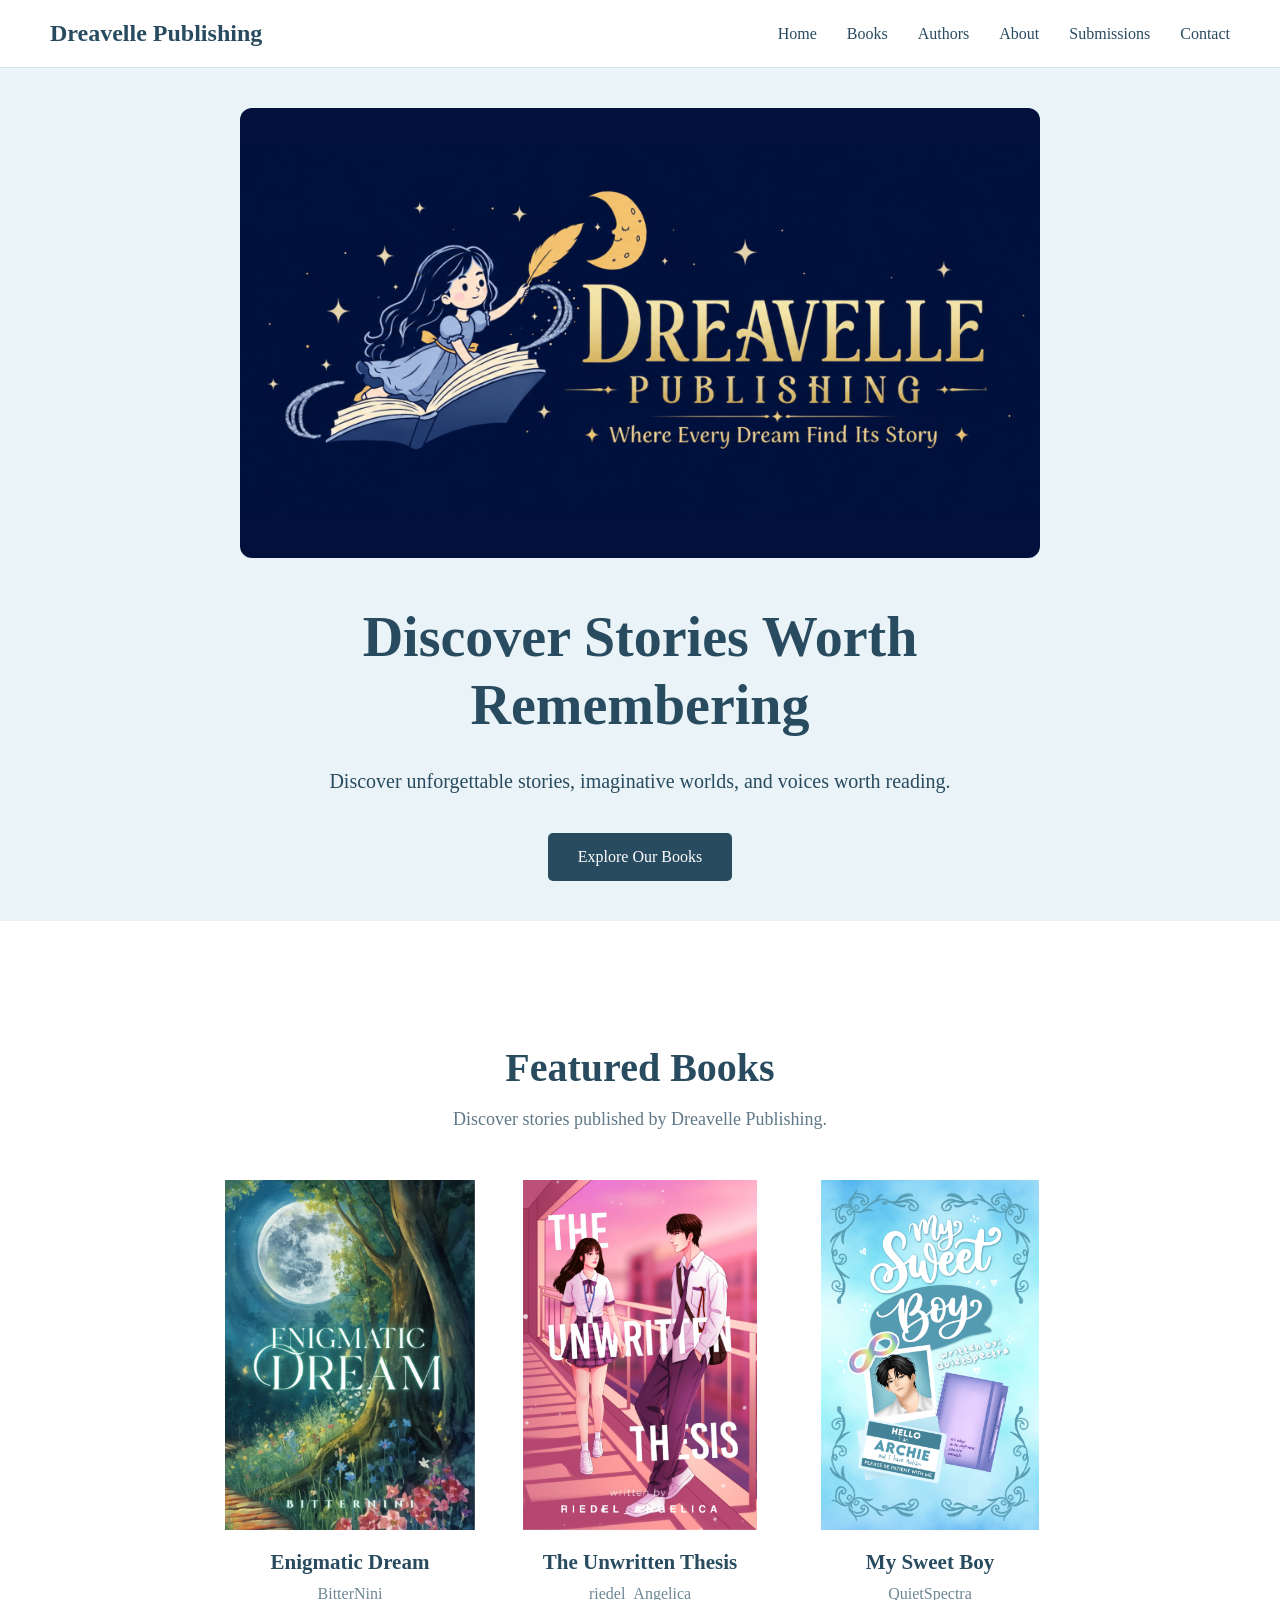
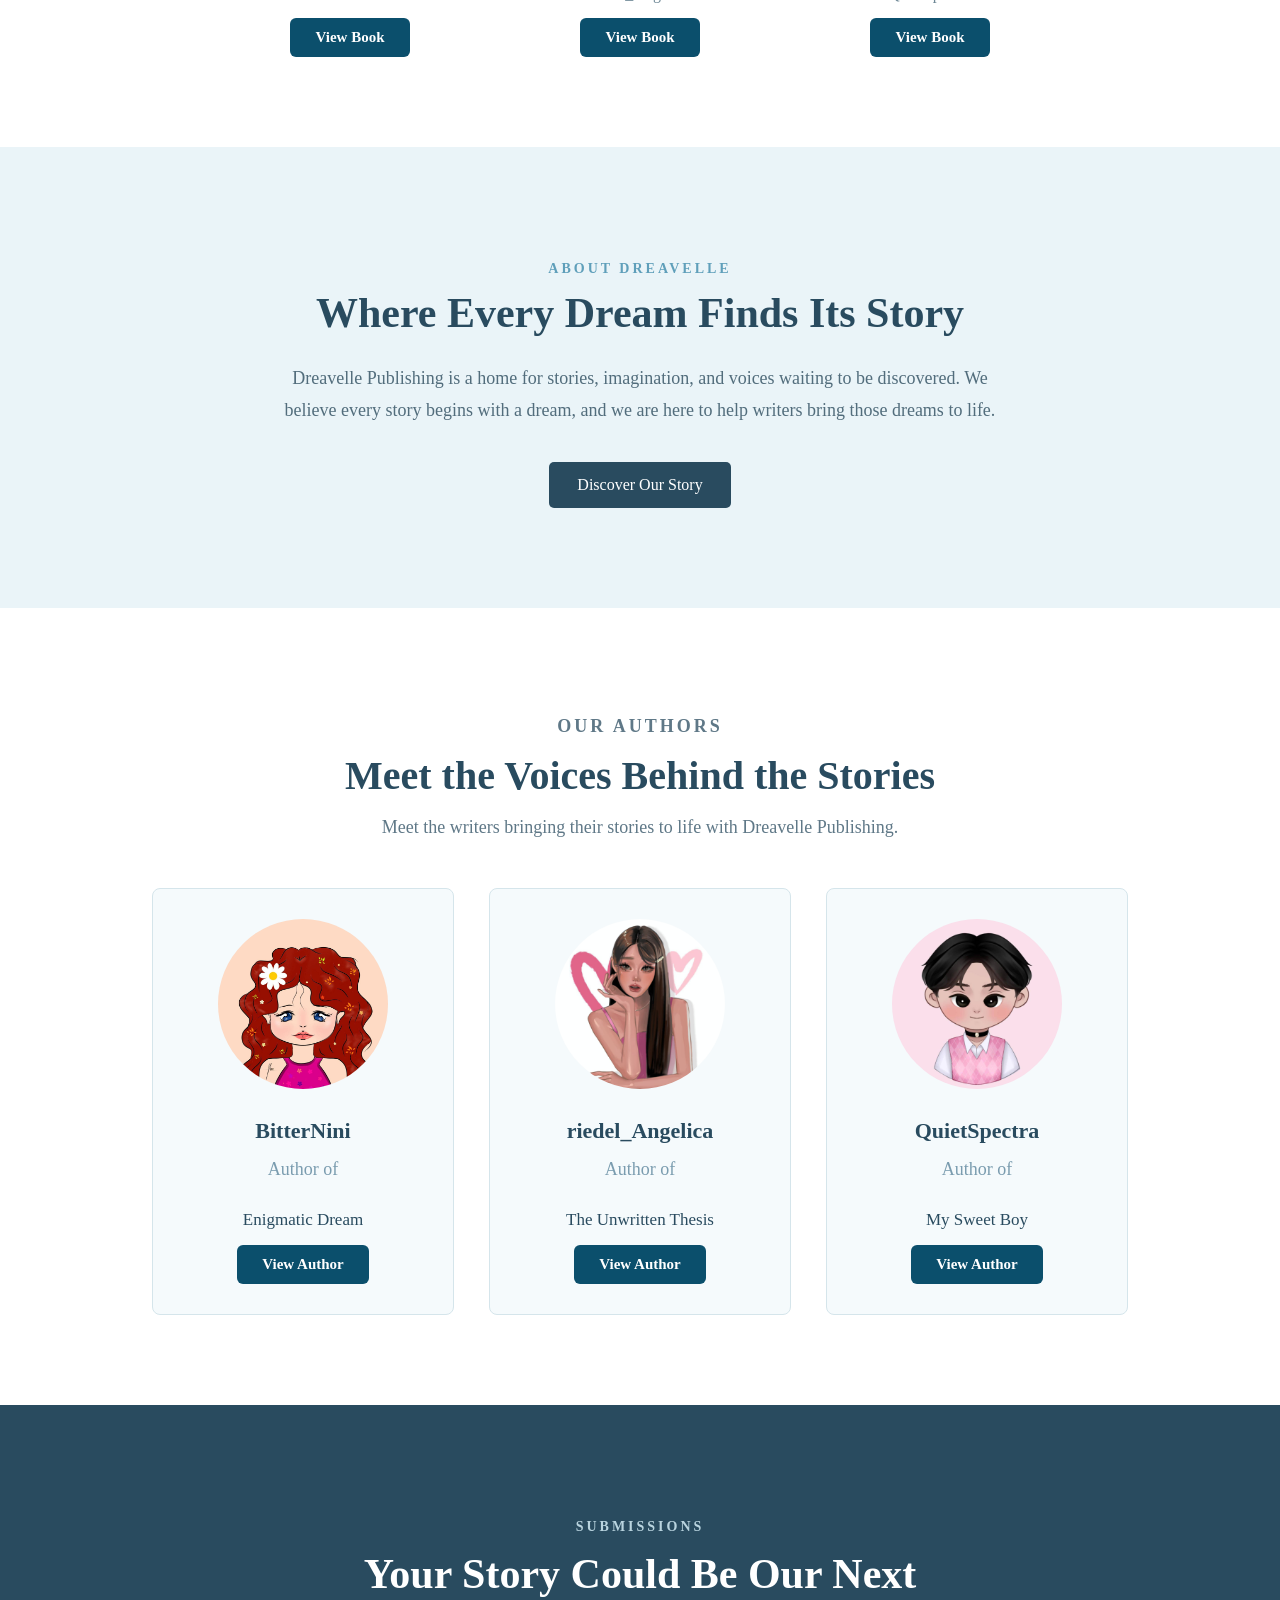
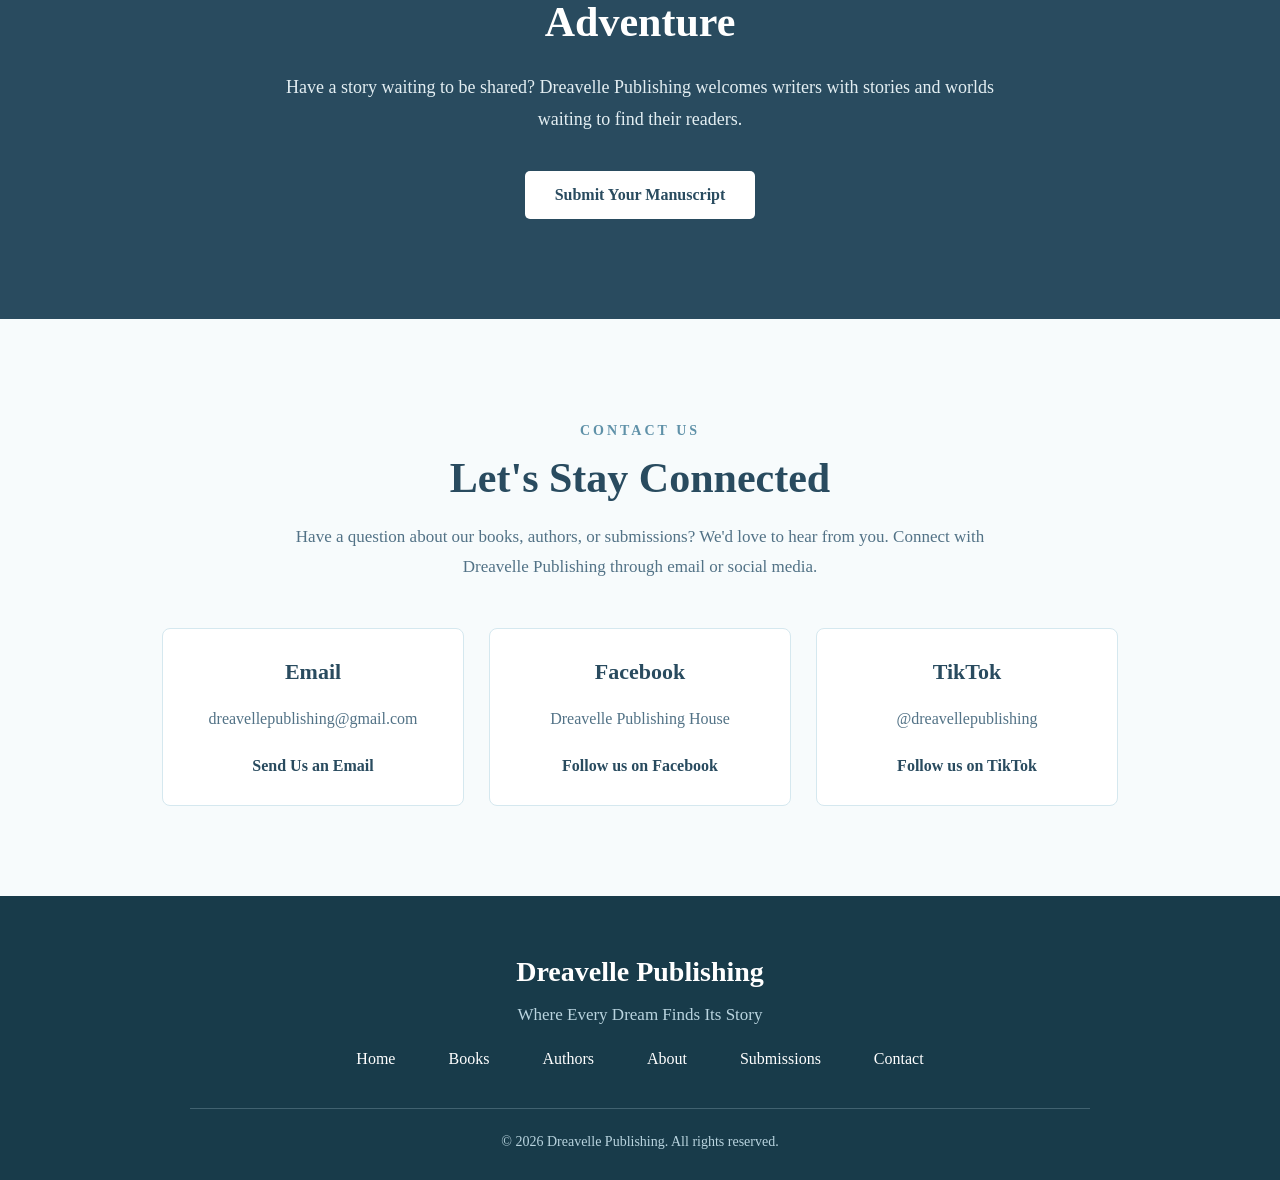
<file: index.html>
<!DOCTYPE html>
<html>

<head>
    <title>Dreavelle Publishing</title>
    <link rel="stylesheet" href="style.css">
</head>

<body id="home">

    <header>

        <nav>

            <div class="logo">
                Dreavelle Publishing
            </div>

            <ul>

                <li>
                    <a href="#home">Home</a>
                </li>

                <li>
                    <a href="#books">Books</a>
                </li>

                <li>
                    <a href="#authors">Authors</a>
                </li>

                <li>
                    <a href="about.html">About</a>
                </li>

                <li>
                    <a href="#submissions">Submissions</a>
                </li>

                <li>
                    <a href="#contact">Contact</a>
                </li>

            </ul>

        </nav>

    </header>

    <section class="hero">

    <div class="hero-content">

        <div class="hero-cover">
    <img src="images/Cover Page.png" alt="Dreavelle Publishing">
</div>

        <h1>Discover Stories Worth Remembering</h1>

        <p>
            Discover unforgettable stories, imaginative worlds,
            and voices worth reading.
        </p>

        <a href="#books" class="hero-button">Explore Our Books</a>

    </div>

</section>

<section class="featured-books" id="books">

    <div class="section-heading">

        <h2>Featured Books</h2>

        <p>
            Discover stories published by Dreavelle Publishing.
        </p>

    </div>


    <div class="books-container">

        <!-- Book 1: Enigmatic Dream -->

        <div class="book-card">

            <div class="book-cover">
                <img src="images/enigmatic-dream.png"
                     alt="Enigmatic Dream book cover">
            </div>

            <h3>Enigmatic Dream</h3>

            <p>BitterNini</p>
<a href="enigmatic-dream.html" class="view-book-button">
    View Book
</a>
        </div>


        <!-- Book 2: The Unwritten Thesis -->

        <div class="book-card">

            <div class="book-cover">
                <img src="images/unwritten-thesis.png"
                     alt="The Unwritten Thesis book cover">
            </div>

            <h3>The Unwritten Thesis</h3>

            <p>riedel_Angelica</p>
<a href="the-unwritten-thesis.html" class="view-book-button">
    View Book
</a>
        </div>


        <!-- Book 3: My Sweet Boy -->

        <div class="book-card">

            <div class="book-cover">
                <img src="images/my-sweet-boy.png"
                     alt="My Sweet Boy book cover">
            </div>

            <h3>My Sweet Boy</h3>

            <p>QuietSpectra</p>
<a href="my-sweet-boy.html" class="view-book-button">
    View Book
</a>
        </div>

    </div>

</section>

<!-- About Dreavelle Section -->

<section class="about" id="about">

    <div class="about-content">

        <p class="about-label">ABOUT DREAVELLE</p>

        <h2>Where Every Dream Finds Its Story</h2>

        <p class="about-text">
            Dreavelle Publishing is a home for stories, imagination,
            and voices waiting to be discovered. We believe every story
            begins with a dream, and we are here to help writers bring
            those dreams to life.
        </p>

        <a href="about.html" class="about-button">Discover Our Story</a>

    </div>

</section>

<!-- Authors Section -->

<section class="authors" id="authors">

    <div class="section-heading">

        <p class="authors-label">OUR AUTHORS</p>

        <h2>Meet the Voices Behind the Stories</h2>

        <p>
            Meet the writers bringing their stories to life
            with Dreavelle Publishing.
        </p>

    </div>


    <div class="authors-container">

        <!-- BitterNini -->

        <div class="author-card">

            <img src="images/BitterNini.jpg"
                 alt="BitterNini"
                 class="author-photo">

            <h3>BitterNini</h3>

            <p class="author-of">Author of</p>

            <h4>Enigmatic Dream</h4>

            <a href="bitternini.html" class="view-author-button">
    View Author
</a>

        </div>


        <!-- riedel_Angelica -->

        <div class="author-card">

            <img src="images/Riedel_Halila.jpg"
                 alt="riedel_Angelica"
                 class="author-photo">

            <h3>riedel_Angelica</h3>

            <p class="author-of">Author of</p>

            <h4>The Unwritten Thesis</h4>

            <a href="riedel-angelica.html" class="view-author-button">
    View Author
</a>

        </div>

        <div class="author-card">

            <img src="images/QuetSpectra.jpg"
                alt="QuietSpectra"
                 class="author-photo">

            <h3>QuietSpectra</h3>

            <p class="author-of">Author of</p>

            <h4>My Sweet Boy</h4>


            <a href="quietspectra.html" class="view-author-button">
    View Author
</a>
        </div>

    </div>

</section>

<!-- Submissions Section -->

<section class="submissions" id="submissions">

    <div class="submissions-content">

        <p class="submissions-label">SUBMISSIONS</p>

        <h2>Your Story Could Be Our Next Adventure</h2>

        <p>
            Have a story waiting to be shared?
            Dreavelle Publishing welcomes writers with stories
            and worlds waiting to find their readers.
        </p>

        <a href="https://forms.gle/DMaqCZ7GXDZU89Js8"
   class="submissions-button"
   target="_blank"
   rel="noopener noreferrer">
    Submit Your Manuscript
</a>
        

    </div>

</section>

<!-- Contact Section -->

<section class="contact" id="contact">

    <div class="contact-content">

        <p class="contact-label">CONTACT US</p>

        <h2>Let's Stay Connected</h2>

        <p class="contact-intro">
            Have a question about our books, authors, or submissions?
            We'd love to hear from you. Connect with Dreavelle Publishing
            through email or social media.
        </p>

        <div class="contact-options">

            <div class="contact-card">
                <h3>Email</h3>
                <p>dreavellepublishing@gmail.com</p>
                <a href="mailto:dreavellepublishing@gmail.com">
                    Send Us an Email
                </a>
            </div>

            <div class="contact-card">
                <h3>Facebook</h3>
                <p>Dreavelle Publishing House</p>
                <span>Follow us on Facebook</span>
            </div>

            <div class="contact-card">
                <h3>TikTok</h3>
                <p>@dreavellepublishing</p>
                <span>Follow us on TikTok</span>
            </div>

        </div>

    </div>

</section>
<!-- Footer -->

<footer class="footer">

    <div class="footer-content">

        <h2>Dreavelle Publishing</h2>

        <p class="footer-tagline">
            Where Every Dream Finds Its Story
        </p>

        <div class="footer-links">

            <a href="#home">Home</a>
            <a href="#books">Books</a>
            <a href="#authors">Authors</a>
            <a href="about.html">About</a>
            <a href="#submissions">Submissions</a>
            <a href="#contact">Contact</a>

        </div>

        <div class="footer-line"></div>

        <p class="copyright">
            &copy; 2026 Dreavelle Publishing. All rights reserved.
        </p>

    </div>

</footer>

</body>

</html>
</file>
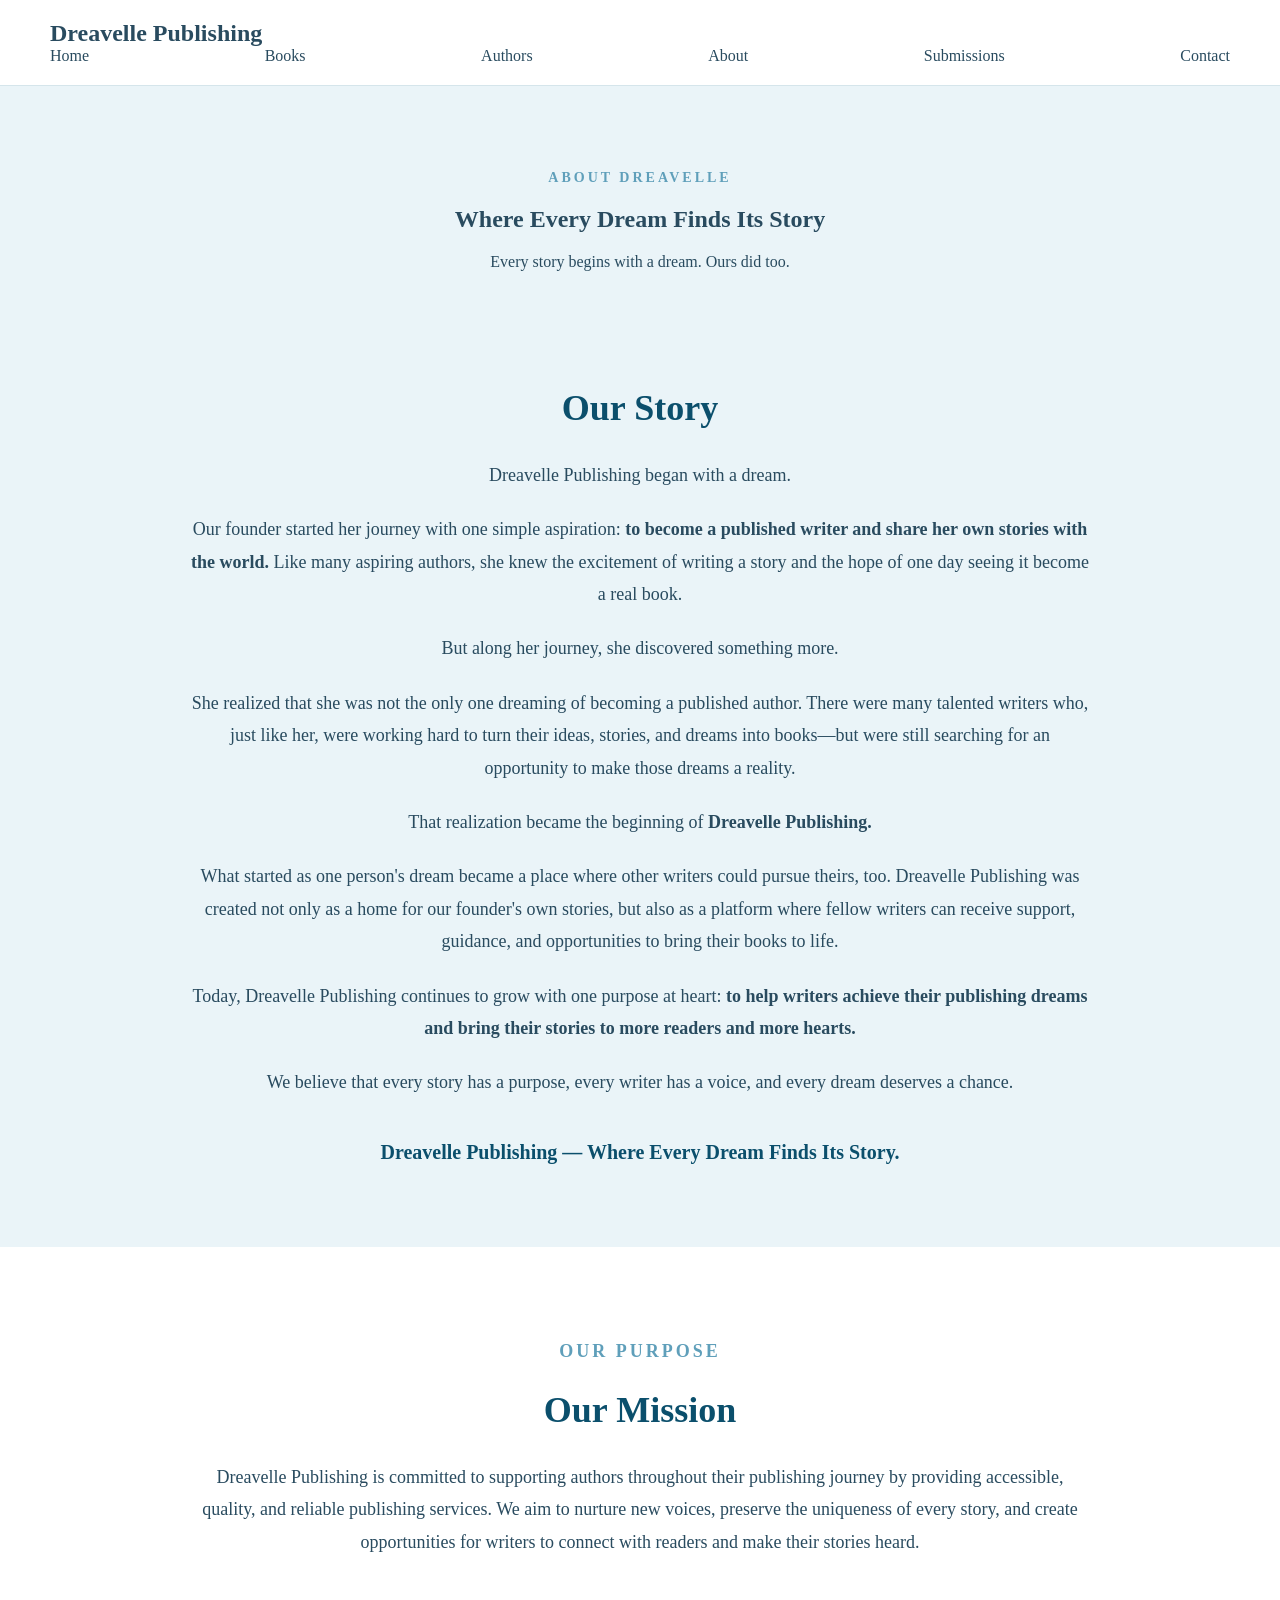
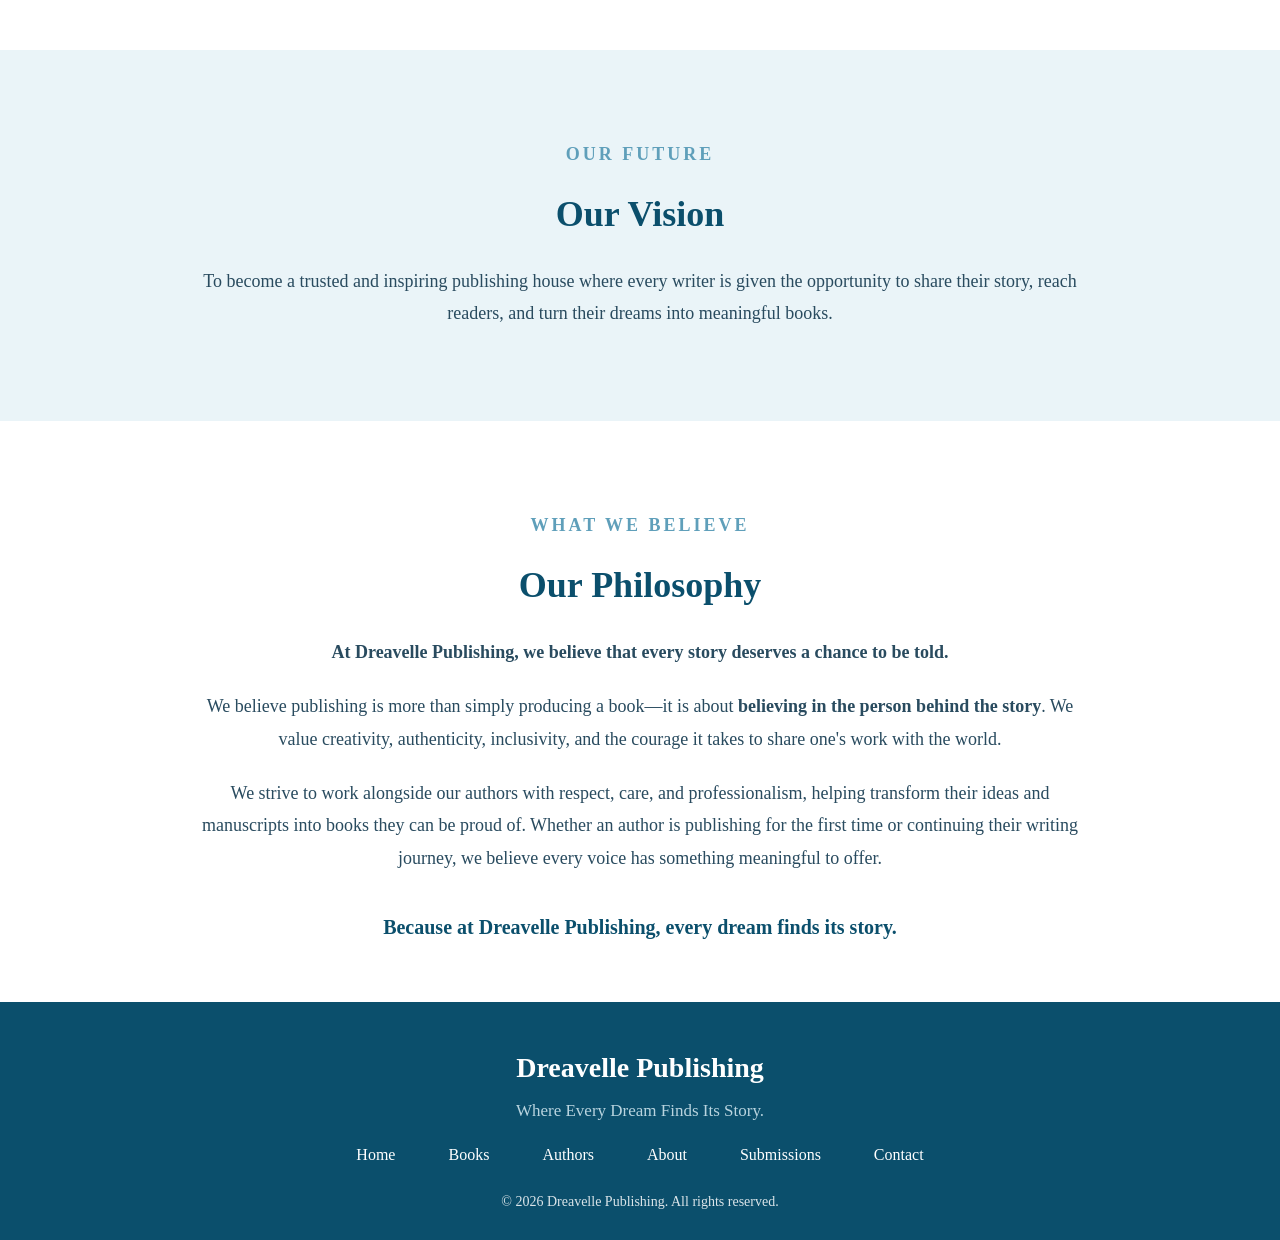
<file: about.html>
<!DOCTYPE html>
<html lang="en">

<head>
    <meta charset="UTF-8">
    <meta name="viewport" content="width=device-width, initial-scale=1.0">

    <title>About Us | Dreavelle Publishing</title>

    <link rel="stylesheet" href="style.css">
</head>

<body>

    <header>

        <div class="logo">
            Dreavelle Publishing
        </div>

        <nav>
            <a href="index.html#home">Home</a>
            <a href="index.html#books">Books</a>
            <a href="index.html#authors">Authors</a>
            <a href="about.html">About</a>
            <a href="index.html#submissions">Submissions</a>
            <a href="index.html#contact">Contact</a>
        </nav>

    </header>

    <main>

        <section class="about-hero">

    <div class="about-container">

        <p class="about-label">ABOUT DREAVELLE</p>

        <h1>Where Every Dream Finds Its Story</h1>

        <p class="about-intro">
            Every story begins with a dream. Ours did too.
        </p>

    </div>

</section>


<section class="our-story-section">

    <div class="about-container">

        <h2>Our Story</h2>

        <p>
            Dreavelle Publishing began with a dream.
        </p>

        <p>
            Our founder started her journey with one simple aspiration:
            <strong>to become a published writer and share her own stories with the world.</strong>
            Like many aspiring authors, she knew the excitement of writing a story
            and the hope of one day seeing it become a real book.
        </p>

        <p>
            But along her journey, she discovered something more.
        </p>

        <p>
            She realized that she was not the only one dreaming of becoming a
            published author. There were many talented writers who, just like her,
            were working hard to turn their ideas, stories, and dreams into books—but
            were still searching for an opportunity to make those dreams a reality.
        </p>

        <p>
            That realization became the beginning of
            <strong>Dreavelle Publishing.</strong>
        </p>

        <p>
            What started as one person's dream became a place where other writers
            could pursue theirs, too. Dreavelle Publishing was created not only as
            a home for our founder's own stories, but also as a platform where fellow
            writers can receive support, guidance, and opportunities to bring their
            books to life.
        </p>

        <p>
            Today, Dreavelle Publishing continues to grow with one purpose at heart:
            <strong>to help writers achieve their publishing dreams and bring their
            stories to more readers and more hearts.</strong>
        </p>

        <p>
            We believe that every story has a purpose, every writer has a voice,
            and every dream deserves a chance.
        </p>

        <p class="story-tagline">
            <strong>Dreavelle Publishing — Where Every Dream Finds Its Story.</strong>
        </p>

    </div>

</section>
<section class="mission-section">

    <div class="about-container">

        <p class="about-label">OUR PURPOSE</p>

        <h2>Our Mission</h2>

        <p>
            Dreavelle Publishing is committed to supporting authors throughout
            their publishing journey by providing accessible, quality, and reliable
            publishing services. We aim to nurture new voices, preserve the uniqueness
            of every story, and create opportunities for writers to connect with readers
            and make their stories heard.
        </p>

    </div>

</section>

<!-- VISION -->
<section class="vision-section">

    <div class="about-container">

        <p class="about-label">OUR FUTURE</p>

        <h2>Our Vision</h2>

        <p>
            To become a trusted and inspiring publishing house where every
            writer is given the opportunity to share their story, reach
            readers, and turn their dreams into meaningful books.
        </p>

    </div>

</section>

<!-- PHILOSOPHY -->
<section class="philosophy-section">

    <div class="about-container">

        <p class="about-label">WHAT WE BELIEVE</p>

        <h2>Our Philosophy</h2>

        <p>
            <strong>At Dreavelle Publishing, we believe that every story
            deserves a chance to be told.</strong>
        </p>

        <p>
            We believe publishing is more than simply producing a book—it is
            about <strong>believing in the person behind the story</strong>.
            We value creativity, authenticity, inclusivity, and the courage
            it takes to share one's work with the world.
        </p>

        <p>
            We strive to work alongside our authors with respect, care, and
            professionalism, helping transform their ideas and manuscripts
            into books they can be proud of. Whether an author is publishing
            for the first time or continuing their writing journey, we believe
            every voice has something meaningful to offer.
        </p>

        <p class="story-tagline">
            <strong>Because at Dreavelle Publishing, every dream finds its story.</strong>
        </p>

    </div>

</section>

    </main>
<footer class="site-footer">

    <div class="footer-content">

        <h2>Dreavelle Publishing</h2>

        <p class="footer-tagline">
            Where Every Dream Finds Its Story.
        </p>

        <div class="footer-links">
            <a href="index.html#home">Home</a>
            <a href="index.html#books">Books</a>
            <a href="index.html#authors">Authors</a>
            <a href="about.html">About</a>
            <a href="index.html#submissions">Submissions</a>
            <a href="index.html#contact">Contact</a>
        </div>

        <p class="footer-copyright">
            &copy; 2026 Dreavelle Publishing. All rights reserved.
        </p>

    </div>

</footer>
</body>

</html>
</file>
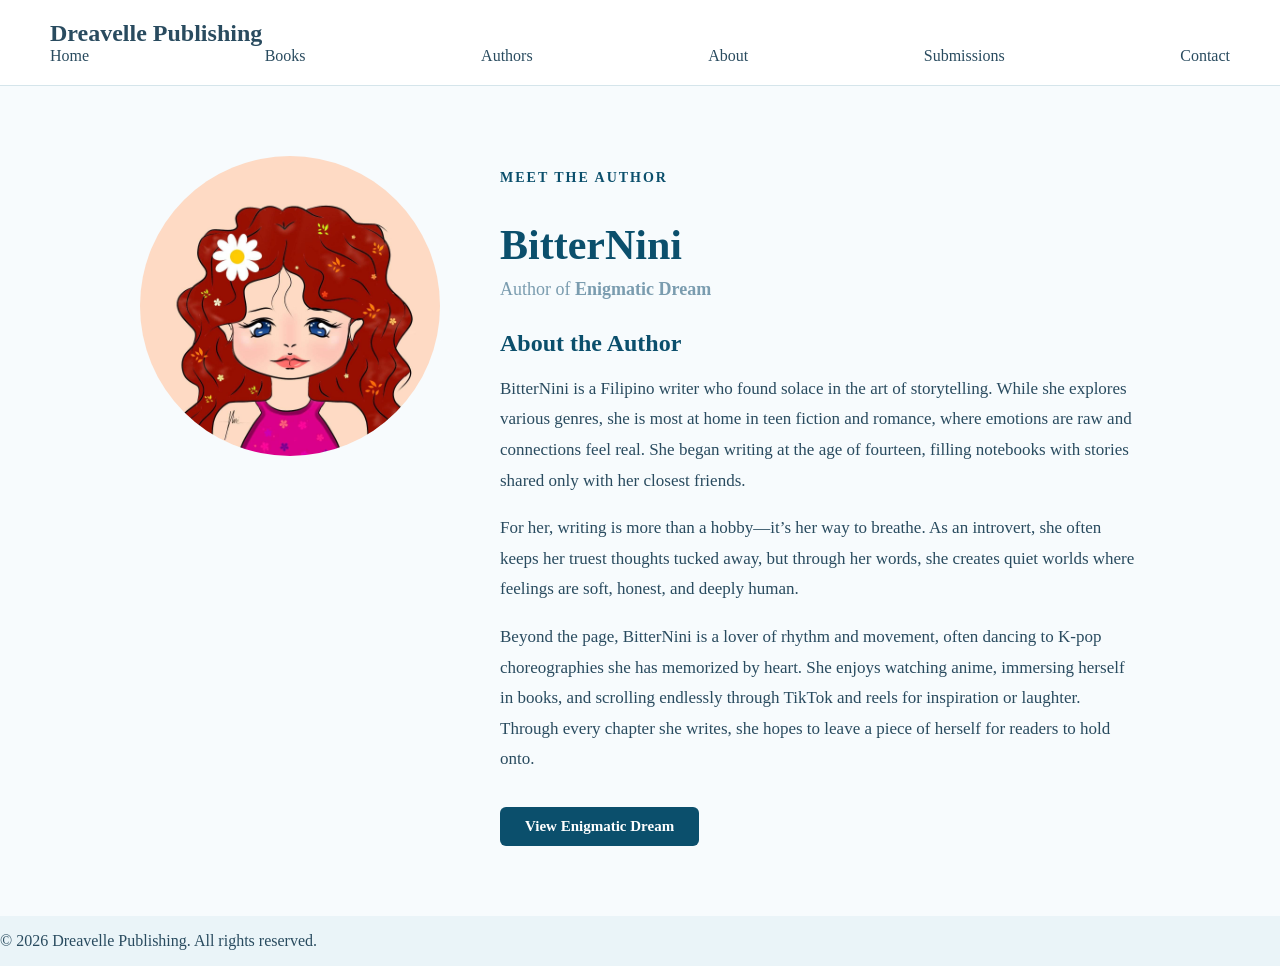
<file: bitternini.html>
<!DOCTYPE html>
<html lang="en">

<head>
    <meta charset="UTF-8">
    <meta name="viewport" content="width=device-width, initial-scale=1.0">

    <title>BitterNini | Dreavelle Publishing</title>

    <link rel="stylesheet" href="style.css">
</head>

<body>

    <header>
        <div class="logo">
            Dreavelle Publishing
        </div>

        <nav>
            <a href="index.html#home">Home</a>
            <a href="index.html#books">Books</a>
            <a href="index.html#authors">Authors</a>
            <a href="index.html#about">About</a>
            <a href="index.html#submissions">Submissions</a>
            <a href="index.html#contact">Contact</a>
        </nav>
    </header>


    <main>

        <section class="author-detail">

            <div class="author-detail-container">

                <div class="author-detail-photo">

                    <img src="images/BitterNini.jpg"
                         alt="BitterNini">

                </div>


                <div class="author-detail-info">

                    <p class="author-label">MEET THE AUTHOR</p>

                    <h1>BitterNini</h1>

                    <p class="author-of">
                        Author of <strong>Enigmatic Dream</strong>
                    </p>


                    <div class="author-biography">

    <h2>About the Author</h2>

    <p>
        BitterNini is a Filipino writer who found solace in the art of
        storytelling. While she explores various genres, she is most at
        home in teen fiction and romance, where emotions are raw and
        connections feel real. She began writing at the age of fourteen,
        filling notebooks with stories shared only with her closest friends.
    </p>

    <p>
        For her, writing is more than a hobby—it’s her way to breathe.
        As an introvert, she often keeps her truest thoughts tucked away,
        but through her words, she creates quiet worlds where feelings
        are soft, honest, and deeply human.
    </p>

    <p>
        Beyond the page, BitterNini is a lover of rhythm and movement,
        often dancing to K-pop choreographies she has memorized by heart.
        She enjoys watching anime, immersing herself in books, and scrolling
        endlessly through TikTok and reels for inspiration or laughter.
        Through every chapter she writes, she hopes to leave a piece of
        herself for readers to hold onto.
    </p>

</div>


                    <a href="enigmatic-dream.html"
                       class="view-book-button">
                        View Enigmatic Dream
                    </a>

                </div>

            </div>

        </section>

    </main>


    <footer>

        <p>&copy; 2026 Dreavelle Publishing. All rights reserved.</p>

    </footer>

</body>

</html>
</file>
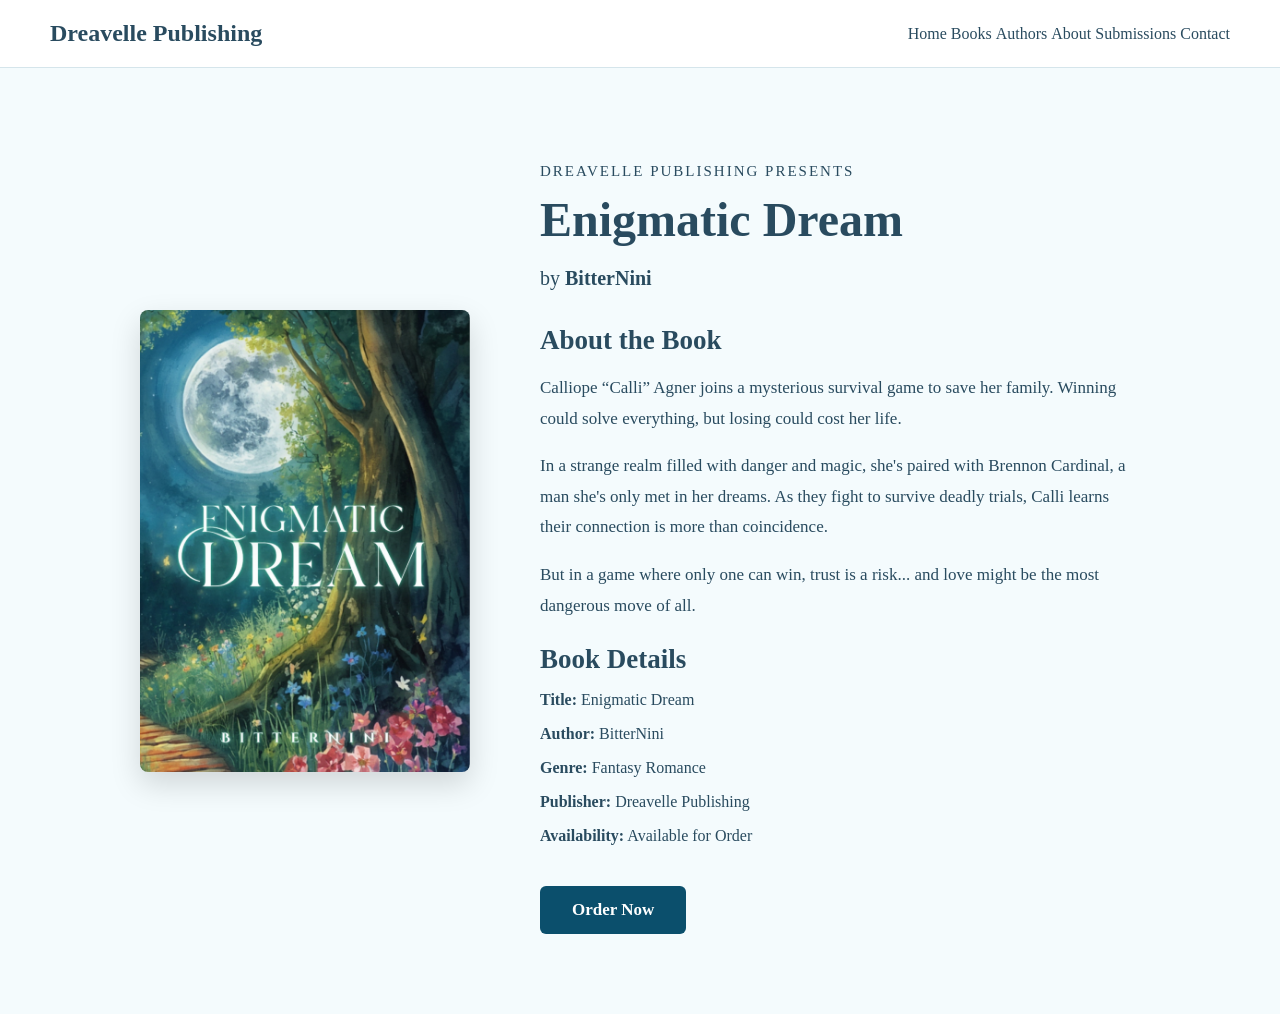
<file: enigmatic-dream.html>
<!DOCTYPE html>
<html lang="en">
<head>
    <meta charset="UTF-8">
    <meta name="viewport" content="width=device-width, initial-scale=1.0">

    <title>Enigmatic Dream | Dreavelle Publishing</title>

    <link rel="stylesheet" href="style.css">
</head>

<body>

    <header>
        <nav class="navbar">
            <div class="logo">Dreavelle Publishing</div>

            <div class="nav-links">
                <a href="index.html#home">Home</a>
                <a href="index.html#books">Books</a>
                <a href="index.html#authors">Authors</a>
                <a href="index.html#about">About</a>
                <a href="index.html#submissions">Submissions</a>
                <a href="index.html#contact">Contact</a>
            </div>
        </nav>
    </header>

    <main>
<section class="book-detail">

    <div class="book-detail-container">

        <div class="book-detail-cover">
            <img src="images/enigmatic-dream.png"
                 alt="Enigmatic Dream by BitterNini">
        </div>

        <div class="book-detail-info">

            <p class="book-label">Dreavelle Publishing Presents</p>

            <h1>Enigmatic Dream</h1>

            <p class="book-author">
                by <strong>BitterNini</strong>
            </p>

            <h2>About the Book</h2>

            <p class="book-synopsis">
    Calliope “Calli” Agner joins a mysterious survival game to save her family.
    Winning could solve everything, but losing could cost her life.
</p>

<p class="book-synopsis">
    In a strange realm filled with danger and magic, she's paired with Brennon
    Cardinal, a man she's only met in her dreams. As they fight to survive deadly
    trials, Calli learns their connection is more than coincidence.
</p>

<p class="book-synopsis">
    But in a game where only one can win, trust is a risk... and love might be
    the most dangerous move of all.
</p>

<div class="book-meta">
    <h2>Book Details</h2>

    <p><strong>Title:</strong> Enigmatic Dream</p>
    <p><strong>Author:</strong> BitterNini</p>
    <p><strong>Genre:</strong> Fantasy Romance</p>
    <p><strong>Publisher:</strong> Dreavelle Publishing</p>
    <p><strong>Availability:</strong> Available for Order</p>
    <a href="https://forms.gle/mUGciWZRCKmNs8pQ8"
   class="order-button"
   target="_blank"
   rel="noopener noreferrer">
    Order Now
</a>
</div>

        </div>

    </div>

</section>
    </main>

</body>
</html>
</file>
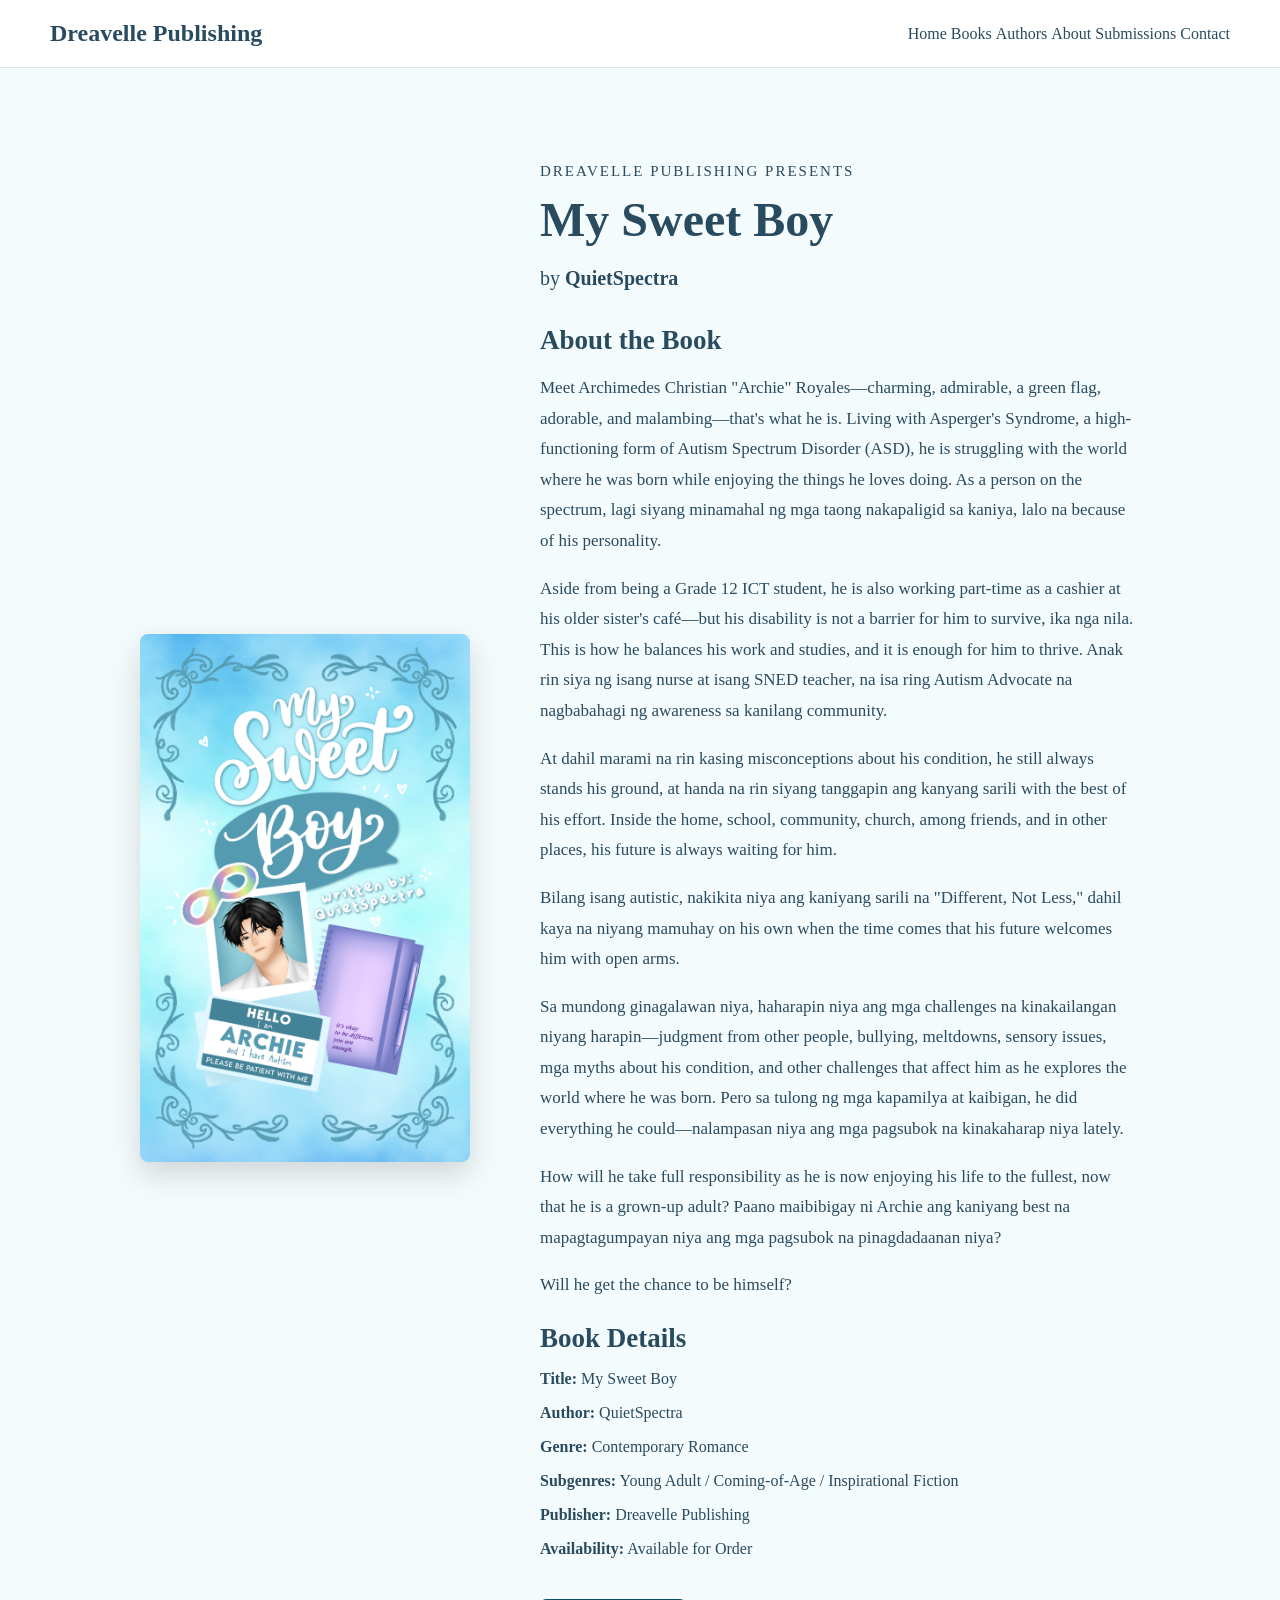
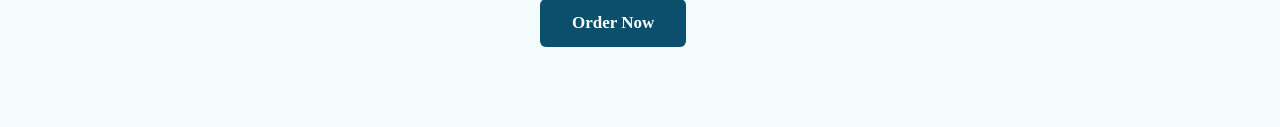
<file: my-sweet-boy.html>
<!DOCTYPE html>
<html lang="en">

<head>
    <meta charset="UTF-8">
    <meta name="viewport" content="width=device-width, initial-scale=1.0">

    <title>My Sweet Boy | Dreavelle Publishing</title>

    <link rel="stylesheet" href="style.css">
</head>

<body>

    <header>
        <nav class="navbar">

            <div class="logo">Dreavelle Publishing</div>

            <div class="nav-links">
                <a href="index.html#home">Home</a>
                <a href="index.html#books">Books</a>
                <a href="index.html#authors">Authors</a>
                <a href="index.html#about">About</a>
                <a href="index.html#submissions">Submissions</a>
                <a href="index.html#contact">Contact</a>
            </div>

        </nav>
    </header>

    <main>

        <section class="book-detail">

            <div class="book-detail-container">

                <div class="book-detail-cover">
                    <img src="images/my-sweet-boy.png"
                         alt="My Sweet Boy book cover">
                </div>

                <div class="book-detail-info">

                    <p class="book-label">Dreavelle Publishing Presents</p>

                    <h1>My Sweet Boy</h1>

                    <p class="book-author">
                        by <strong>QuietSpectra</strong>
                    </p>

                    <h2>About the Book</h2>

                    <p class="book-synopsis">
    Meet Archimedes Christian "Archie" Royales—charming, admirable, a green flag, adorable, and malambing—that's what he is. Living with Asperger's Syndrome, a high-functioning form of Autism Spectrum Disorder (ASD), he is struggling with the world where he was born while enjoying the things he loves doing. As a person on the spectrum, lagi siyang minamahal ng mga taong nakapaligid sa kaniya, lalo na because of his personality.
</p>

<p class="book-synopsis">
    Aside from being a Grade 12 ICT student, he is also working part-time as a cashier at his older sister's café—but his disability is not a barrier for him to survive, ika nga nila. This is how he balances his work and studies, and it is enough for him to thrive. Anak rin siya ng isang nurse at isang SNED teacher, na isa ring Autism Advocate na nagbabahagi ng awareness sa kanilang community.
</p>

<p class="book-synopsis">
    At dahil marami na rin kasing misconceptions about his condition, he still always stands his ground, at handa na rin siyang tanggapin ang kanyang sarili with the best of his effort. Inside the home, school, community, church, among friends, and in other places, his future is always waiting for him.
</p>

<p class="book-synopsis">
    Bilang isang autistic, nakikita niya ang kaniyang sarili na "Different, Not Less," dahil kaya na niyang mamuhay on his own when the time comes that his future welcomes him with open arms.
</p>

<p class="book-synopsis">
    Sa mundong ginagalawan niya, haharapin niya ang mga challenges na kinakailangan niyang harapin—judgment from other people, bullying, meltdowns, sensory issues, mga myths about his condition, and other challenges that affect him as he explores the world where he was born. Pero sa tulong ng mga kapamilya at kaibigan, he did everything he could—nalampasan niya ang mga pagsubok na kinakaharap niya lately.
</p>

<p class="book-synopsis">
    How will he take full responsibility as he is now enjoying his life to the fullest, now that he is a grown-up adult? Paano maibibigay ni Archie ang kaniyang best na mapagtagumpayan niya ang mga pagsubok na pinagdadaanan niya?
</p>

<p class="book-synopsis">
    Will he get the chance to be himself?
</p>

<div class="book-meta">
    <h2>Book Details</h2>

    <p><strong>Title:</strong> My Sweet Boy</p>
    <p><strong>Author:</strong> QuietSpectra</p>
    <p><strong>Genre:</strong> Contemporary Romance</p>
<p><strong>Subgenres:</strong> Young Adult / Coming-of-Age / Inspirational Fiction</p>
    <p><strong>Publisher:</strong> Dreavelle Publishing</p>
    <p><strong>Availability:</strong> Available for Order</p>
</div>

<a href="https://forms.gle/PTV5XKJosisWxP3N7"
   class="order-button"
   target="_blank"
   rel="noopener noreferrer">
    Order Now
</a>

</div>

            </div>

        </section>

    </main>

</body>
</html>
</file>
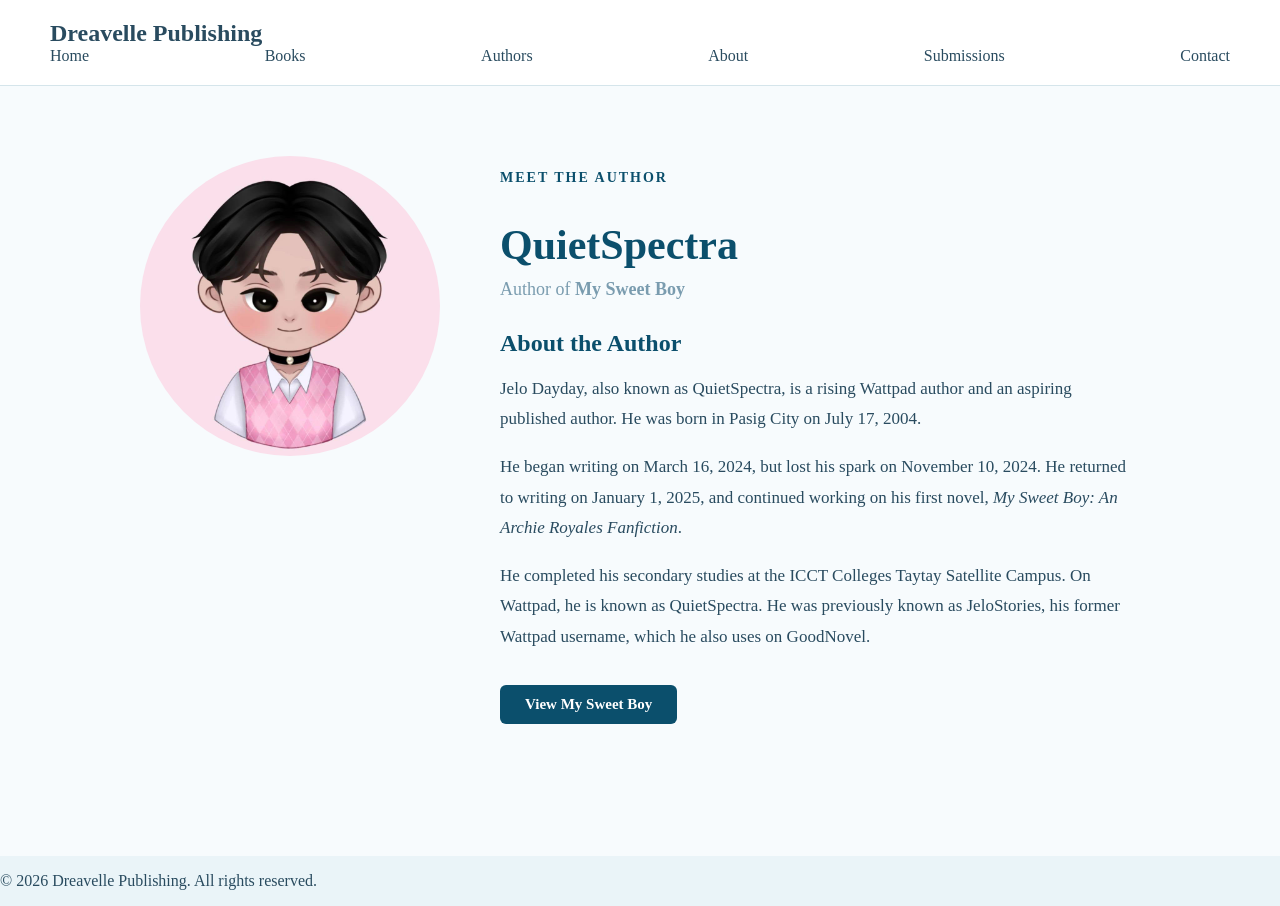
<file: quietspectra.html>
<!DOCTYPE html>
<html lang="en">

<head>
    <meta charset="UTF-8">
    <meta name="viewport" content="width=device-width, initial-scale=1.0">

    <title>QuietSpectra | Dreavelle Publishing</title>

    <link rel="stylesheet" href="style.css">
</head>

<body>

    <header>
        <div class="logo">
            Dreavelle Publishing
        </div>

        <nav>
            <a href="index.html#home">Home</a>
            <a href="index.html#books">Books</a>
            <a href="index.html#authors">Authors</a>
            <a href="index.html#about">About</a>
            <a href="index.html#submissions">Submissions</a>
            <a href="index.html#contact">Contact</a>
        </nav>
    </header>


    <main>

        <section class="author-detail">

            <div class="author-detail-container">

                <div class="author-detail-photo">

                    <img src="images/QuetSpectra.jpg"
     alt="QuietSpectra">

                </div>


                <div class="author-detail-info">

                    <p class="author-label">MEET THE AUTHOR</p>

                    <h1>QuietSpectra</h1>

                    <p class="author-of">
                        Author of <strong>My Sweet Boy</strong>
                    </p>


                    <div class="author-biography">

    <h2>About the Author</h2>

  <p>
    Jelo Dayday, also known as QuietSpectra, is a rising Wattpad author
    and an aspiring published author. He was born in Pasig City on
    July 17, 2004.
</p>

<p>
    He began writing on March 16, 2024, but lost his spark on
    November 10, 2024. He returned to writing on January 1, 2025,
    and continued working on his first novel, <em>My Sweet Boy:
    An Archie Royales Fanfiction</em>.
</p>

<p>
    He completed his secondary studies at the ICCT Colleges Taytay
    Satellite Campus. On Wattpad, he is known as QuietSpectra. He was
    previously known as JeloStories, his former Wattpad username,
    which he also uses on GoodNovel.
</p>

</div>


                    <a href="my-sweet-boy.html"
   class="view-book-button">
    View My Sweet Boy
</a>

                </div>

            </div>

        </section>

    </main>


    <footer>

        <p>&copy; 2026 Dreavelle Publishing. All rights reserved.</p>

    </footer>

</body>

</html>
</file>
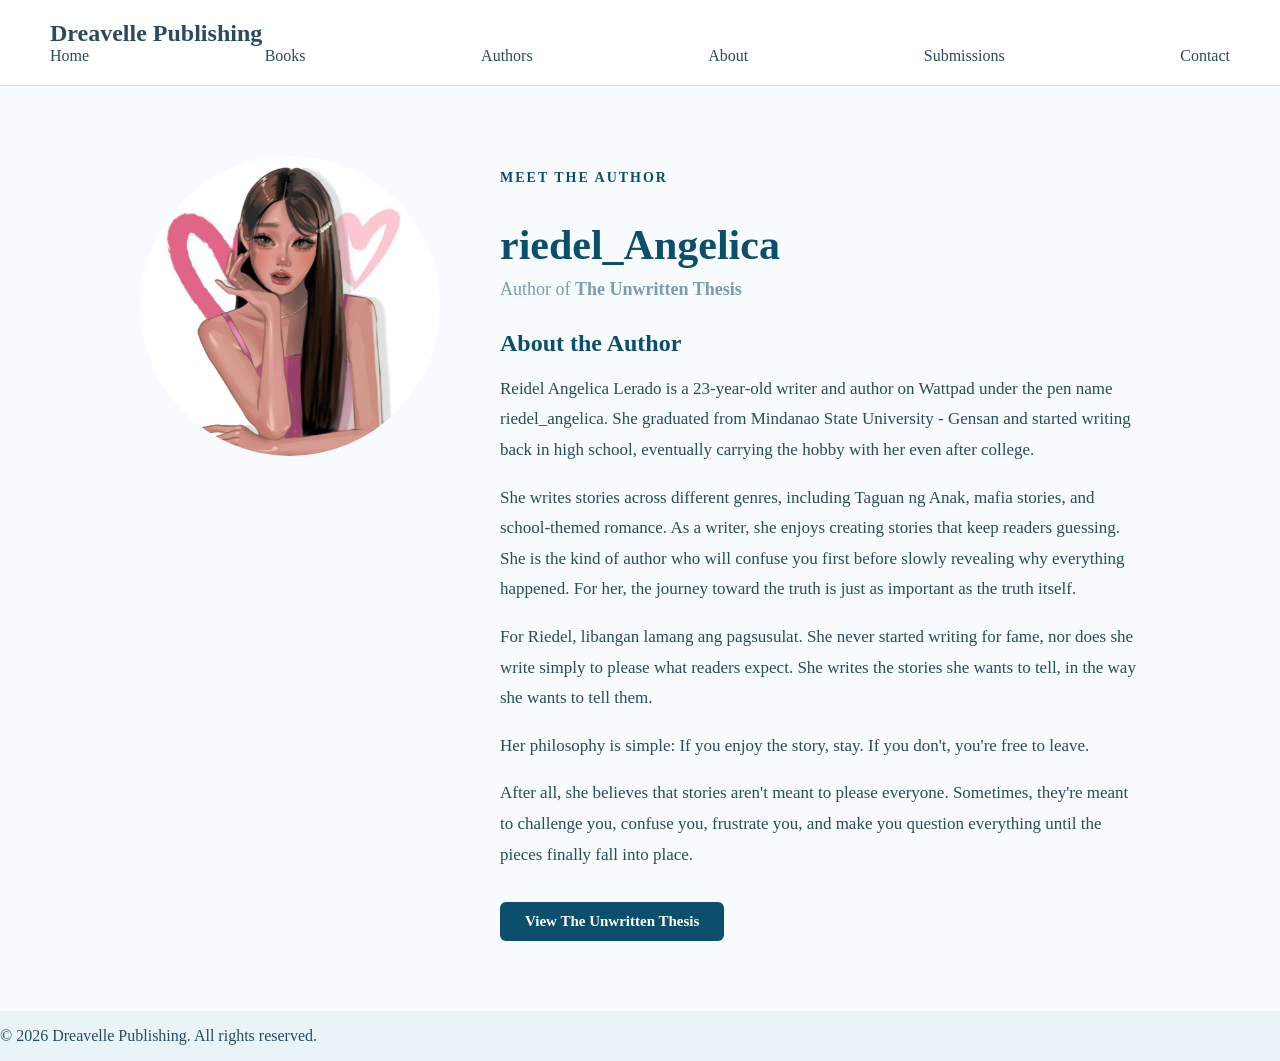
<file: riedel-angelica.html>
<!DOCTYPE html>
<html lang="en">

<head>
    <meta charset="UTF-8">
    <meta name="viewport" content="width=device-width, initial-scale=1.0">

    <title>riedel_Angelica | Dreavelle Publishing</title>

    <link rel="stylesheet" href="style.css">
</head>

<body>

    <header>
        <div class="logo">
            Dreavelle Publishing
        </div>

        <nav>
            <a href="index.html#home">Home</a>
            <a href="index.html#books">Books</a>
            <a href="index.html#authors">Authors</a>
            <a href="index.html#about">About</a>
            <a href="index.html#submissions">Submissions</a>
            <a href="index.html#contact">Contact</a>
        </nav>
    </header>


    <main>

        <section class="author-detail">

            <div class="author-detail-container">

                <div class="author-detail-photo">

                    <img src="images/Riedel_Halila.jpg"
     alt="riedel_Angelica">

                </div>


                <div class="author-detail-info">

                    <p class="author-label">MEET THE AUTHOR</p>

                   <h1>riedel_Angelica</h1>

                   <p class="author-of">
    Author of <strong>The Unwritten Thesis</strong>
</p>


                    <div class="author-biography">

    <h2>About the Author</h2>

    <p>
    Reidel Angelica Lerado is a 23-year-old writer and author on Wattpad
    under the pen name riedel_angelica. She graduated from Mindanao State
    University - Gensan and started writing back in high school, eventually
    carrying the hobby with her even after college.
</p>

<p>
    She writes stories across different genres, including Taguan ng Anak,
    mafia stories, and school-themed romance. As a writer, she enjoys creating
    stories that keep readers guessing. She is the kind of author who will
    confuse you first before slowly revealing why everything happened.
    For her, the journey toward the truth is just as important as the truth itself.
</p>

<p>
    For Riedel, libangan lamang ang pagsusulat. She never started writing
    for fame, nor does she write simply to please what readers expect.
    She writes the stories she wants to tell, in the way she wants to tell them.
</p>

<p>
    Her philosophy is simple: If you enjoy the story, stay. If you don't,
    you're free to leave.
</p>

<p>
    After all, she believes that stories aren't meant to please everyone.
    Sometimes, they're meant to challenge you, confuse you, frustrate you,
    and make you question everything until the pieces finally fall into place.
</p>

</div>


                   <a href="the-unwritten-thesis.html"
   class="view-book-button">
    View The Unwritten Thesis
</a>

                </div>

            </div>

        </section>

    </main>


    <footer>

        <p>&copy; 2026 Dreavelle Publishing. All rights reserved.</p>

    </footer>

</body>

</html>
</file>
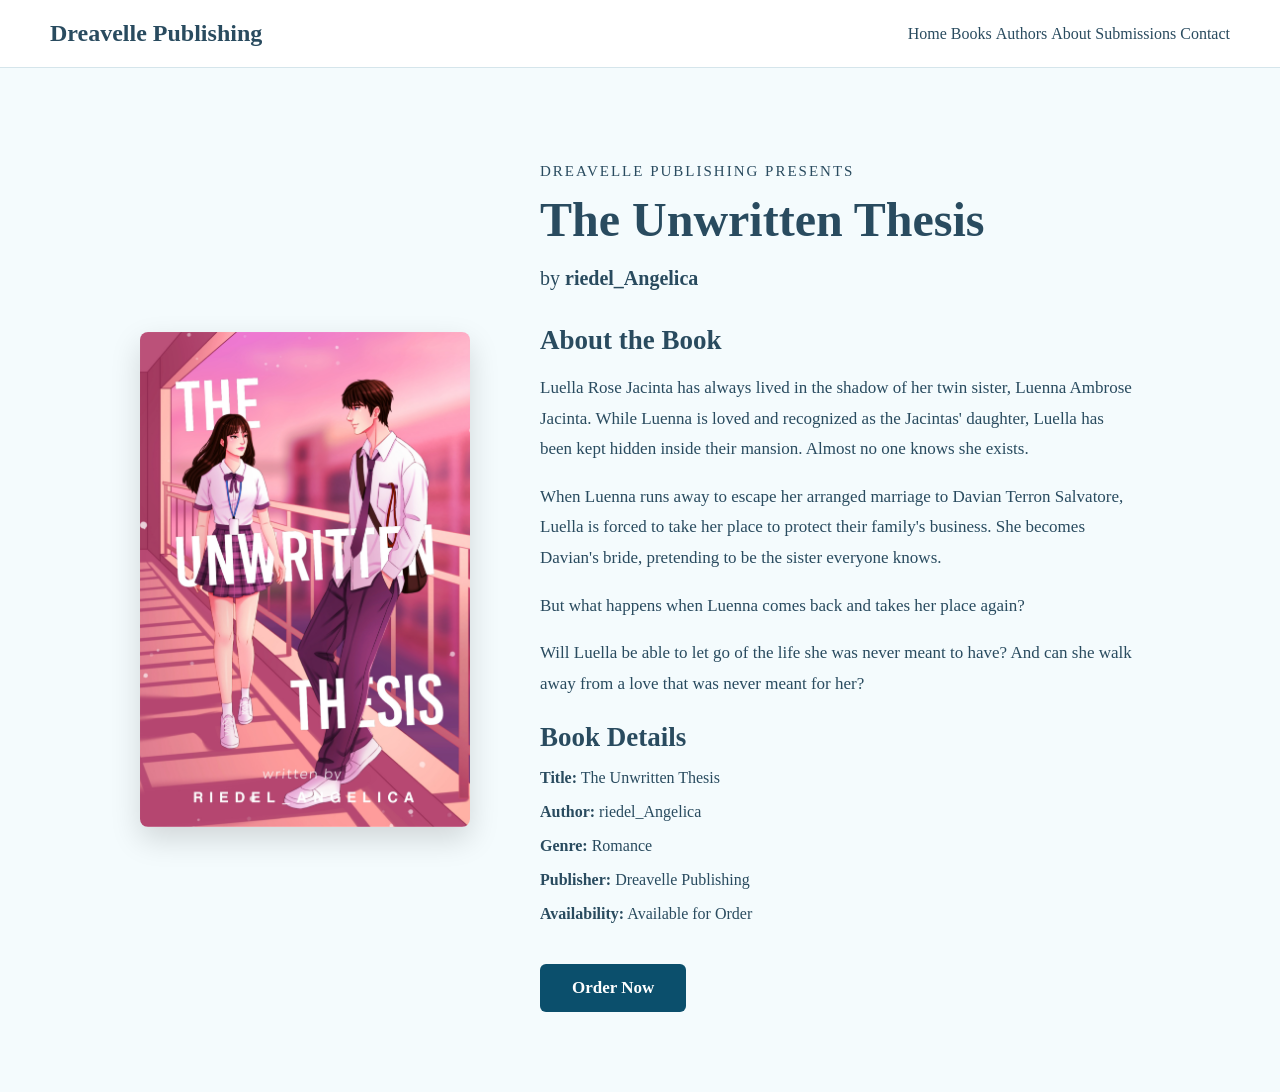
<file: the-unwritten-thesis.html>
<!DOCTYPE html>
<html lang="en">
<head>
    <meta charset="UTF-8">
    <meta name="viewport" content="width=device-width, initial-scale=1.0">

    <title>The Unwritten Thesis | Dreavelle Publishing</title>

    <link rel="stylesheet" href="style.css">
</head>

<body>

    <header>
        <nav class="navbar">
            <div class="logo">Dreavelle Publishing</div>

            <div class="nav-links">
                <a href="index.html#home">Home</a>
                <a href="index.html#books">Books</a>
                <a href="index.html#authors">Authors</a>
                <a href="index.html#about">About</a>
                <a href="index.html#submissions">Submissions</a>
                <a href="index.html#contact">Contact</a>
            </div>
        </nav>
    </header>

    <main>

        <section class="book-detail">

            <div class="book-detail-container">

                <div class="book-detail-cover">
                    <img src="images/unwritten-thesis.png"
                         alt="The Unwritten Thesis by riedel_Angelica">
                </div>

                <div class="book-detail-info">

                    <p class="book-label">
                        Dreavelle Publishing Presents
                    </p>

                    <h1>The Unwritten Thesis</h1>

                    <p class="book-author">
                        by <strong>riedel_Angelica</strong>
                    </p>

                    <h2>About the Book</h2>

                        <p class="book-synopsis">
    Luella Rose Jacinta has always lived in the shadow of her twin sister, Luenna Ambrose Jacinta. While Luenna is loved and recognized as the Jacintas' daughter, Luella has been kept hidden inside their mansion. Almost no one knows she exists.
</p>

<p class="book-synopsis">
    When Luenna runs away to escape her arranged marriage to Davian Terron Salvatore, Luella is forced to take her place to protect their family's business. She becomes Davian's bride, pretending to be the sister everyone knows.
</p>

<p class="book-synopsis">
    But what happens when Luenna comes back and takes her place again?
</p>

<p class="book-synopsis">
    Will Luella be able to let go of the life she was never meant to have? And can she walk away from a love that was never meant for her?
</p>
<div class="book-meta">
    <h2>Book Details</h2>

    <p><strong>Title:</strong> The Unwritten Thesis</p>
    <p><strong>Author:</strong> riedel_Angelica</p>
    <p><strong>Genre:</strong> Romance</p>
    <p><strong>Publisher:</strong> Dreavelle Publishing</p>
    <p><strong>Availability:</strong> Available for Order</p>
</div>

<a href="https://forms.gle/TcJRqUFVWjgsTQnx5"
   class="order-button"
   target="_blank"
   rel="noopener noreferrer">
    Order Now
</a>
                </div>

            </div>

        </section>

    </main>

</body>
</html>
</file>
<file: style.css>
html {
    scroll-behavior: smooth;
}
body {
    margin: 0;
    background-color: #eaf4f8;
    color: #294b5f;
    font-family: Georgia, serif;
}

/* Navigation Bar */

header {
    background-color: white;
    padding: 20px 50px;
    border-bottom: 1px solid #d5e5eb;
}

nav {
    display: flex;
    justify-content: space-between;
    align-items: center;
}

.logo {
    font-size: 24px;
    font-weight: bold;
    color: #294b5f;
}

ul {
    list-style: none;
    display: flex;
    gap: 30px;
    margin: 0;
    padding: 0;
}

a {
    text-decoration: none;
    color: #294b5f;
    font-size: 16px;
}

a:hover {
    color: #7a9caf;
}
/* Hero Section */

.hero {
    min-height: 700px;
    display: flex;
    justify-content: center;
    align-items: center;
    text-align: center;
    padding: 40px 20px;
}

.hero-content {
    max-width: 800px;
}

.hero-cover {
    width: 100%;
    margin-bottom: 35px;
}

.hero-cover img {
    width: 100%;
    max-width: 800px;
    height: auto;
    display: block;
    margin: 0 auto;
    border-radius: 12px;
}

.hero h1 {
    font-size: 56px;
    line-height: 1.2;
    margin-bottom: 25px;
    color: #294b5f;
}

.hero p {
    font-size: 20px;
    line-height: 1.7;
    margin-bottom: 35px;
}

.hero-button {
    display: inline-block;
    background-color: #294b5f;
    color: white;
    padding: 15px 30px;
    border-radius: 5px;
    text-decoration: none;
    font-size: 16px;
}

.hero-button:hover {
    background-color: #7a9caf;
}
/* Featured Books Section */

.featured-books {
    background-color: white;
    padding: 90px 50px;
    text-align: center;
}

/* About Dreavelle Section */

.about {
    background-color: #eaf4f8;
    padding: 100px 30px;
    text-align: center;
}

.about-content {
    max-width: 750px;
    margin: 0 auto;
}

.about-label {
    font-size: 14px;
    letter-spacing: 3px;
    font-weight: bold;
    color: #7a9caf;
    margin-bottom: 15px;
}

.about h2 {
    font-size: 42px;
    color: #294b5f;
    margin: 0 0 25px;
}

.about-text {
    font-size: 18px;
    line-height: 1.8;
    color: #526d7c;
    margin-bottom: 35px;
}

.about-button {
    display: inline-block;
    padding: 14px 28px;
    background-color: #294b5f;
    color: white;
    text-decoration: none;
    border-radius: 5px;
}

.about-button:hover {
    background-color: #7a9caf;
}

.section-heading {
    max-width: 700px;
    margin: 0 auto 50px;
}

.section-heading h2 {
    font-size: 40px;
    margin-bottom: 15px;
    color: #294b5f;
}

.section-heading p {
    font-size: 18px;
    color: #5f7887;
}

.books-container {
    display: flex;
    justify-content: center;
    gap: 40px;
    max-width: 1100px;
    margin: 0 auto;
}

.book-card {
    width: 250px;
}

.book-cover {
    height: 350px;
    display: flex;
    justify-content: center;
    align-items: center;
    margin-bottom: 20px;
}


.book-cover span {
    color: #6d8795;
    font-size: 16px;
}

.book-card h3 {
    color: #294b5f;
    font-size: 21px;
    margin: 10px 0;
}

.book-card p {
    color: #6d8795;
    margin: 0;
}
.book-cover img {
    max-width: 100%;
    height: 100%;
    object-fit: contain;
    display: block;
}
/* Authors Section */

.authors {
    background-color: white;
    padding: 90px 50px;
    text-align: center;
}

.authors-label {
    font-size: 14px;
    letter-spacing: 3px;
    font-weight: bold;
    color: #7a9caf;
    margin-bottom: 15px;
}

.authors .section-heading h2 {
    font-size: 40px;
    color: #294b5f;
    margin: 0 0 15px;
}

.authors-container {
    display: flex;
    justify-content: center;
    gap: 35px;
    max-width: 1000px;
    margin: 50px auto 0;
}

.author-card {
    width: 250px;
    padding: 30px 25px;
    background-color: #f5fafc;
    border: 1px solid #d5e5eb;
    border-radius: 8px;
}

.author-photo {
    width: 170px;
    height: 170px;
    object-fit: cover;
    border-radius: 50%;
    margin-bottom: 20px;
}

.author-card h3 {
    font-size: 22px;
    color: #294b5f;
    margin: 5px 0 15px;
}

.author-of {
    color: #7a9caf;
    margin: 0 0 7px;
    font-size: 15px;
}

.author-card h4 {
    color: #294b5f;
    font-size: 17px;
    margin: 0;
    font-weight: normal;
}
/* Submissions Section */

.submissions {
    background-color: #294b5f;
    padding: 100px 30px;
    text-align: center;
}

.submissions-content {
    max-width: 750px;
    margin: 0 auto;
}

.submissions-label {
    font-size: 14px;
    letter-spacing: 3px;
    font-weight: bold;
    color: #b9d4df;
    margin-bottom: 15px;
}

.submissions h2 {
    font-size: 42px;
    color: white;
    margin: 0 0 25px;
}

.submissions-content > p:not(.submissions-label) {
    font-size: 18px;
    line-height: 1.8;
    color: #e3eef2;
    margin-bottom: 35px;
}

.submissions-button {
    display: inline-block;
    background-color: white;
    color: #294b5f;
    padding: 15px 30px;
    border-radius: 5px;
    text-decoration: none;
    font-weight: bold;
}

.submissions-button:hover {
    background-color: #eaf4f8;
}
/* Footer */

.footer {
    background-color: #183b4a;
    color: white;
    padding: 60px 30px 30px;
    text-align: center;
}

.footer-content {
    max-width: 1000px;
    margin: 0 auto;
}

.footer h2 {
    font-size: 28px;
    margin: 0 0 10px;
    color: white;
}

.footer-tagline {
    color: #b9d4df;
    font-size: 16px;
    margin-bottom: 30px;
}

.footer-links {
    display: flex;
    justify-content: center;
    flex-wrap: wrap;
    gap: 25px;
}

.footer-links a {
    color: white;
    text-decoration: none;
    font-size: 15px;
}

.footer-links a:hover {
    color: #b9d4df;
}

.footer-line {
    height: 1px;
    background-color: #416270;
    margin: 40px 0 25px;
}

.copyright {
    color: #b9d4df;
    font-size: 14px;
    margin: 0;
}
/* Contact Section */

.contact {
    background-color: #f7fbfc;
    padding: 90px 30px;
    text-align: center;
}

.contact-content {
    max-width: 1000px;
    margin: 0 auto;
}

.contact-label {
    font-size: 14px;
    letter-spacing: 3px;
    font-weight: bold;
    color: #5f91a8;
    margin-bottom: 15px;
}

.contact h2 {
    font-size: 42px;
    color: #294b5f;
    margin: 0 0 20px;
}

.contact-intro {
    max-width: 700px;
    margin: 0 auto 45px;
    font-size: 17px;
    line-height: 1.8;
    color: #527286;
}

.contact-options {
    display: flex;
    justify-content: center;
    gap: 25px;
    flex-wrap: wrap;
}

.contact-card {
    background-color: white;
    border: 1px solid #d5e8ef;
    border-radius: 8px;
    padding: 30px 25px;
    width: 250px;
}

.contact-card h3 {
    color: #294b5f;
    font-size: 22px;
    margin-top: 0;
}

.contact-card p {
    color: #527286;
    line-height: 1.5;
}

.contact-card a {
    display: inline-block;
    margin-top: 10px;
    color: #294b5f;
    font-weight: bold;
    text-decoration: none;
}

.contact-card a:hover {
    text-decoration: underline;
}

.contact-card span {
    display: inline-block;
    margin-top: 10px;
    color: #294b5f;
    font-weight: bold;
}

/* ================================
   BOOK DETAIL PAGE
================================ */

.book-detail {
    padding: 80px 8%;
    min-height: 80vh;
    background-color: #f4fbfd;
}

.book-detail-container {
    max-width: 1100px;
    margin: 0 auto;
    display: flex;
    align-items: center;
    justify-content: center;
    gap: 70px;
}

.book-detail-cover {
    flex: 0 0 330px;
}

.book-detail-cover img {
    width: 100%;
    height: auto;
    display: block;
    border-radius: 8px;
    box-shadow: 0 12px 30px rgba(0, 0, 0, 0.15);
}

.book-detail-info {
    flex: 1;
    max-width: 600px;
}

.book-label {
    font-size: 15px;
    text-transform: uppercase;
    letter-spacing: 2px;
    margin-bottom: 12px;
}

.book-detail-info h1 {
    font-size: 48px;
    margin: 0 0 10px;
}

.book-author {
    font-size: 20px;
    margin-bottom: 35px;
}

.book-detail-info h2 {
    font-size: 27px;
    margin-bottom: 15px;
}

.book-synopsis {
    font-size: 17px;
    line-height: 1.8;
}

/* Mobile layout */
@media (max-width: 768px) {
    .book-detail-container {
        flex-direction: column;
        gap: 40px;
    }

    .book-detail-cover {
        width: 100%;
        max-width: 300px;
        flex: none;
    }

    .book-detail-info {
        text-align: center;
    }

    .book-detail-info h1 {
        font-size: 36px;
    }
}

/* Order Button */
.order-button {
    display: inline-block;
    margin-top: 25px;
    padding: 14px 32px;
    background-color: #0b4f6c;
    color:white;
    text-decoration: none;
    font-size: 17px;
    font-weight: bold;
    border-radius: 6px;
    transition: 0.3s ease;
}

.order-button:hover {
    background-color: #083b51;
    transform: translateY(-2px);
}

/* View Book Button */
.view-book-button {
    display: inline-block;
    margin-top: 15px;
    padding: 11px 25px;
    background-color: #0b4f6c;
    color: white;
    text-decoration: none;
    font-size: 15px;
    font-weight: bold;
    border-radius: 6px;
    transition: 0.3s ease;
}

.view-book-button:hover {
    background-color: #083b51;
    transform: translateY(-2px);
}

/* Author Detail Page */

.author-detail {
    padding: 70px 20px;
    background-color: #f7fbfd;
    min-height: 70vh;
}

.author-detail-container {
    max-width: 1000px;
    margin: 0 auto;
    display: flex;
    align-items: flex-start;
    gap: 60px;
}

.author-detail-photo {
    flex: 0 0 300px;
}

.author-detail-photo img {
    width: 300px;
    height: 300px;
    object-fit: cover;
    border-radius: 50%;
    display: block;
}

.author-detail-info {
    flex: 1;
}

.author-label {
    font-size: 14px;
    font-weight: bold;
    letter-spacing: 2px;
    color: #0b4f6c;
    margin-bottom: 10px;
}

.author-detail-info h1 {
    font-size: 42px;
    color: #0b4f6c;
    margin-bottom: 10px;
}

.author-of {
    font-size: 18px;
    margin-bottom: 30px;
}

.author-biography {
    margin-top: 25px;
    margin-bottom: 10px;
}

.author-biography h2 {
    color: #0b4f6c;
    margin-bottom: 15px;
}

.author-biography p {
    font-size: 17px;
    line-height: 1.8;
}

@media (max-width: 768px) {
    .author-detail-container {
        flex-direction: column;
        align-items: center;
        text-align: center;
        gap: 30px;
    }

    .author-detail-photo {
        flex: none;
    }

    .author-detail-photo img {
        width: 220px;
        height: 220px;
    }

    .author-detail-info h1 {
        font-size: 34px;
    }
}

/* View Author Button */
.view-author-button {
    display: inline-block;
    margin-top: 15px;
    padding: 11px 25px;
   background-color: #0b4f6c;
    color: white;
    text-decoration: none;
    font-size: 15px;
    font-weight: bold;
    border-radius: 6px;
    transition: 0.3s ease;
}

.view-author-button:hover {
    background-color: #083b51;
    transform: translateY(-2px);
}

/* ========================================
   ABOUT PAGE
======================================== */

/* Shared About Container */
.about-container {
    max-width: 900px;
    margin: 0 auto;
    padding: 70px 30px;
    text-align: center;
}

/* Small Section Labels */
.about-label {
    color: #5f9fba;
    font-size: 14px;
    font-weight: bold;
    letter-spacing: 3px;
    text-transform: uppercase;
    margin-bottom: 12px;
}

/* About Page Headings */
.our-story-section h2,
.mission-section h2,
.vision-section h2,
.philosophy-section h2 {
    color: #0b4f6c;
    font-size: 36px;
    margin-top: 0;
    margin-bottom: 30px;
}

/* About Page Paragraphs */
.our-story-section p,
.mission-section p,
.vision-section p,
.philosophy-section p {
    font-size: 18px;
    line-height: 1.8;
    margin-bottom: 22px;
}

/* Our Story */
.our-story-section {
    background-color: #eaf4f8;
    padding-top: 0;
    padding-bottom: 25px;
}
.our-story-section .about-container {
    padding-top: 30px;
    padding-bottom: 30px;
}

/* Mission */
.mission-section {
    background-color: white;
}

/* Vision */
.vision-section {
    background-color: #eaf4f8;
}

/* Philosophy */
.philosophy-section {
    background-color: white;
}

.philosophy-section .about-container {
    padding-bottom: 35px;
}

/* Special Tagline */
.story-tagline {
    color: #0b4f6c;
    font-size: 20px !important;
    margin-top: 35px;
}

/* About Page Mobile */
@media (max-width: 768px) {

    .about-container {
        padding: 50px 25px;
    }

    .our-story-section h2,
    .mission-section h2,
    .vision-section h2,
    .philosophy-section h2 {
        font-size: 30px;
    }

    .our-story-section p,
    .mission-section p,
    .vision-section p,
    .philosophy-section p {
        font-size: 16px;
    }
}

/* =========================
   SITE FOOTER
========================= */

.site-footer {
    background-color: #0b4f6c;
    color: white;
    text-align: center;
    padding: 50px 30px 30px;
}

.footer-content {
    max-width: 900px;
    margin: 0 auto;
}

.site-footer h2 {
    color: white;
    font-size: 28px;
    margin: 0 0 10px;
}

.footer-tagline {
    font-size: 17px;
    margin-bottom: 25px;
}

.footer-links {
    margin-bottom: 30px;
}

.footer-links a {
    color: white;
    text-decoration: none;
    margin: 0 14px;
    font-size: 16px;
}

.footer-links a:hover {
    text-decoration: underline;
}

.footer-copyright {
    font-size: 14px;
    margin: 0;
    opacity: 0.85;
}

/* Footer Mobile */
@media (max-width: 768px) {

    .site-footer {
        padding: 40px 20px 25px;
    }

    .site-footer h2 {
        font-size: 24px;
    }

    .footer-tagline {
        font-size: 15px;
    }

    .footer-links {
        display: flex;
        flex-wrap: wrap;
        justify-content: center;
        gap: 12px 20px;
    }

    .footer-links a {
        margin: 0;
        font-size: 15px;
    }

    .footer-copyright {
        font-size: 13px;
        line-height: 1.6;
    }
}
</file>
